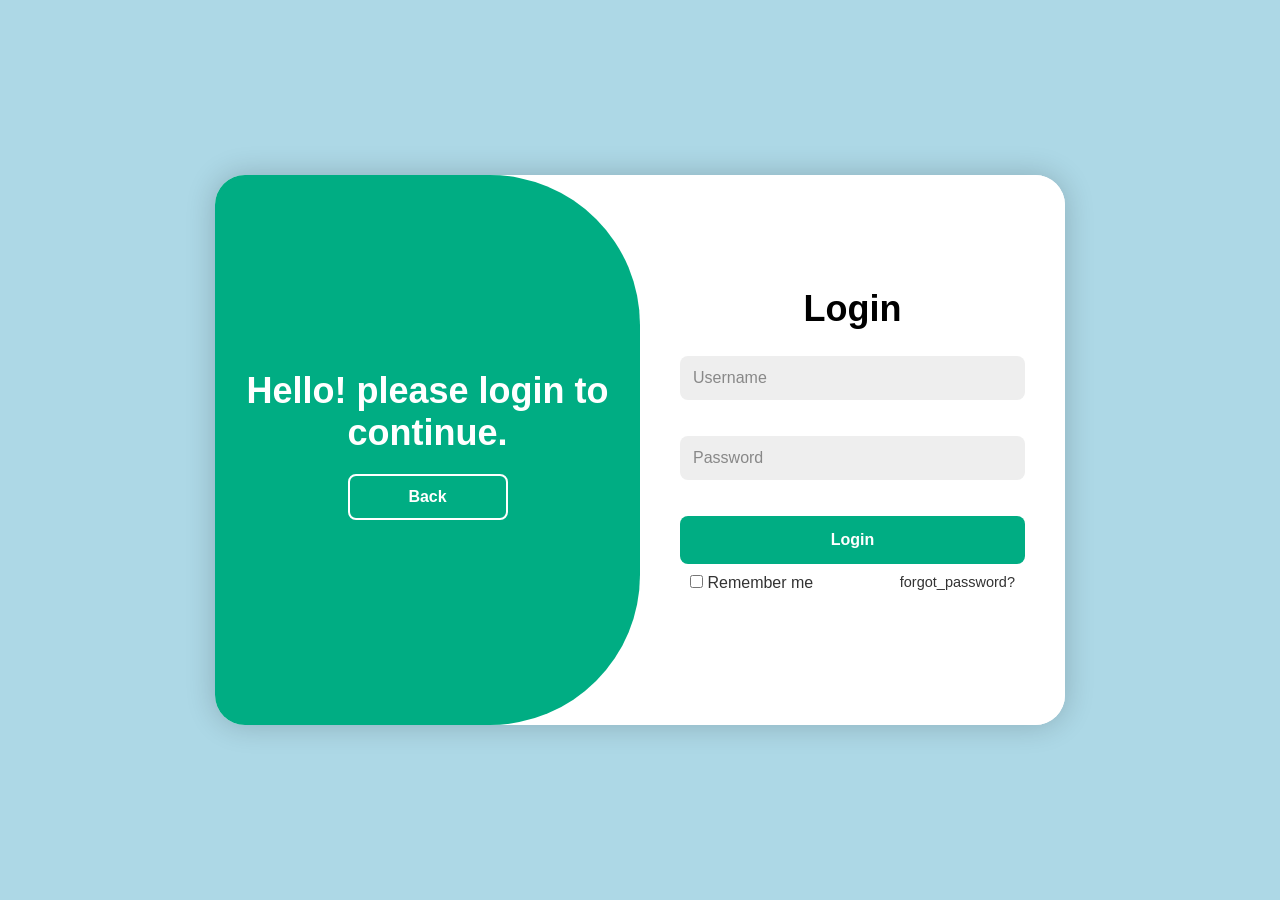
<file: login.html>
<!DOCTYPE html>
<html lang="en">
<head>
    <meta charset="UTF-8">
    <meta name="viewport" content="width=device-width, initial-scale=1.0">
    <title>Login</title>
    <link rel="stylesheet" href="login.css">
</head>
<body>
    <div class="container">
        <div class="formbox">
            <form action="" method="post">
                <h1>Login</h1>
                <div class="box">
                    <input type="text" placeholder="Username" required>
                </div>
                <div class="box">
                    <input type="password" placeholder="Password" required>
                </div>
                <button type="submit" id="button1">Login</button>
                <div class="remember-forgot">
                    <label for="remember">
                        <input type="checkbox" name="remember_me" id="remember"> Remember me</label>
                    <a href="forgotpassword.html">forgot_password?</a>
                </div>
            </form>
        </div>
        <div class="back">
            <h1>Hello! please login to continue.</h1>
            <a href="index.html" id="button2">Back</a>
        </div>
    </div>
    
</body>
</html>
</file>
<file: login.css>
*{
    font-family: Arial, Helvetica, sans-serif;
    margin: 0;
    padding: 0;
    box-sizing: border-box;
}
 body{
    display: flex;
    justify-content: center;
    align-items: center;
    min-height: 100vh;
    background: lightblue;
 }

 .container{
    position: relative;
    width: 850px;
    height: 550px;
    background: white;
    border-radius: 30px;
    box-shadow: 0 0 30px rgba(0, 0, 0, .2);
    overflow: hidden;

 }
.formbox{
    position: absolute;
    right: 0;
    width: 50%;
    height: 100%;
    background: white;
    display: flex;
    text-align: center;
    flex-direction: column;
    justify-content: center;
    padding: 40px ;
    z-index: 1;
 
}

form{
    width: 100%;
}
.container h1{
    font-size: 36px;
    margin: -10px 0 ;
}
.box{
    position: relative;
    margin: 36px 0;
}
.box input{
    width: 100%;
    padding: 13px;
    background: #eee;
    border-radius: 8px;
    border: none;
    outline: none;
    font-size: 16px;
    color: #333;
    font-weight: 500;
}
.box input::placeholder{
    color: #888;
    font-weight: 400;
}
.remember-forgot{
    margin: 10px;
    display: flex;
    justify-content: space-between;
    color: #333;
}
.remember-forgot a{
    font-size: 14.5px;
    text-decoration: none;
    color: #333;
    cursor: pointer;
}
.remember-forgot a:hover{
    text-decoration: underline;
}
#button1{
    width: 100%;
    height: 48px;
    background: #00AD83;
    border-radius: 8px;
    box-shadow: 0 0 0 rgba(0, 0, 0, .1);
    border: none;
    cursor: pointer;
    font-size: 16px;
    color: white;
    font-weight: 600;
}
#button1:hover{
    background-color: rgb(218, 171, 85);
}
.back{
    position: absolute;
    width: 50%;
    height: 100%;
    display: flex;
    flex-direction: column;
    align-items: center;
    justify-content: center;
    color: #fff;
    /* background-color: seagreen; */
    text-align: center;
}
.back::before{
    content: "";
    position: absolute;
    width: 300%;
    height: 100%;
    background: #00AD83;
    z-index: 2;
    left: -200%;
    border-radius: 150px;
}
.back h1{
    margin-bottom: 20px;
    z-index: 2;
}
#button2{
    display: flex;
    z-index: 2;
    width: 160px;
    height: 46px;
    background: transparent;
    border: 2px solid #fff;
    box-shadow: none;
    border-radius: 8px;
    cursor: pointer;
    font-size: 16px;
    color: white;
    font-weight: 600;
    text-decoration: none;
    justify-content: center;
    align-items: center;
}
#button2:hover{
    background: rgb(218, 171, 85);
}

@media(max-width: 600px) {
    .container{
        height: 100vh;
    }

    .formbox{
        width: 100%;
        height: 70%;
        bottom: 0;
    }

    .back{
        position: absolute;
        top: 0;
        left: 0;
        width: 100%;
        height: 30%;
    }

    .back::before{
        content: "";
        position: absolute;
        top: 0;
        left: 0;
        width: 100%;
        height: 100%;
        background: #00AD83;
        border-radius: 0 0 150px 150px;
    }  
 } 

*{
    font-family: Arial, Helvetica, sans-serif;
    margin: 0;
    padding: 0;
    box-sizing: border-box;
}
 body{
    display: flex;
    justify-content: center;
    align-items: center;
    min-height: 100vh;
    background: lightblue;
 }

 .container{
    position: relative;
    width: 850px;
    height: 550px;
    background: white;
    border-radius: 30px;
    box-shadow: 0 0 30px rgba(0, 0, 0, .2);
    overflow: hidden;

 }
.formbox{
    position: absolute;
    right: 0;
    width: 50%;
    height: 100%;
    background: white;
    display: flex;
    text-align: center;
    flex-direction: column;
    justify-content: center;
    padding: 40px ;
    z-index: 1;
 
}

form{
    width: 100%;
}
.container h1{
    font-size: 36px;
    margin: -10px 0 ;
}
.box{
    position: relative;
    margin: 36px 0;
}
.box input{
    width: 100%;
    padding: 13px;
    background: #eee;
    border-radius: 8px;
    border: none;
    outline: none;
    font-size: 16px;
    color: #333;
    font-weight: 500;
}
.box input::placeholder{
    color: #888;
    font-weight: 400;
}
.remember-forgot{
    margin: 10px;
    display: flex;
    justify-content: space-between;
    color: #333;
}
.remember-forgot a{
    font-size: 14.5px;
    text-decoration: none;
    color: #333;
    cursor: pointer;
}
.remember-forgot a:hover{
    text-decoration: underline;
}
#button1{
    width: 100%;
    height: 48px;
    background: #00AD83;
    border-radius: 8px;
    box-shadow: 0 0 0 rgba(0, 0, 0, .1);
    border: none;
    cursor: pointer;
    font-size: 16px;
    color: white;
    font-weight: 600;
}
#button1:hover{
    background-color: rgb(218, 171, 85);
}
.back{
    position: absolute;
    width: 50%;
    height: 100%;
    display: flex;
    flex-direction: column;
    align-items: center;
    justify-content: center;
    color: #fff;
    /* background-color: seagreen; */
    text-align: center;
}
.back::before{
    content: "";
    position: absolute;
    width: 300%;
    height: 100%;
    background: #00AD83;
    z-index: 2;
    left: -200%;
    border-radius: 150px;
}
.back h1{
    margin-bottom: 20px;
    z-index: 2;
}
#button2{
    display: flex;
    z-index: 2;
    width: 160px;
    height: 46px;
    background: transparent;
    border: 2px solid #fff;
    box-shadow: none;
    border-radius: 8px;
    cursor: pointer;
    font-size: 16px;
    color: white;
    font-weight: 600;
    text-decoration: none;
    justify-content: center;
    align-items: center;
}
#button2:hover{
    background: rgb(218, 171, 85);
}

@media(max-width: 600px) {
    .container{
        height: 100vh;
    }

    .formbox{
        width: 100%;
        height: 70%;
        bottom: 0;
    }

    .back{
        position: absolute;
        top: 0;
        left: 0;
        width: 100%;
        height: 30%;
    }

    .back::before{
        content: "";
        position: absolute;
        top: 0;
        left: 0;
        width: 100%;
        height: 100%;
        background: #00AD83;
        border-radius: 0 0 150px 150px;
    }  
 }
</file>
